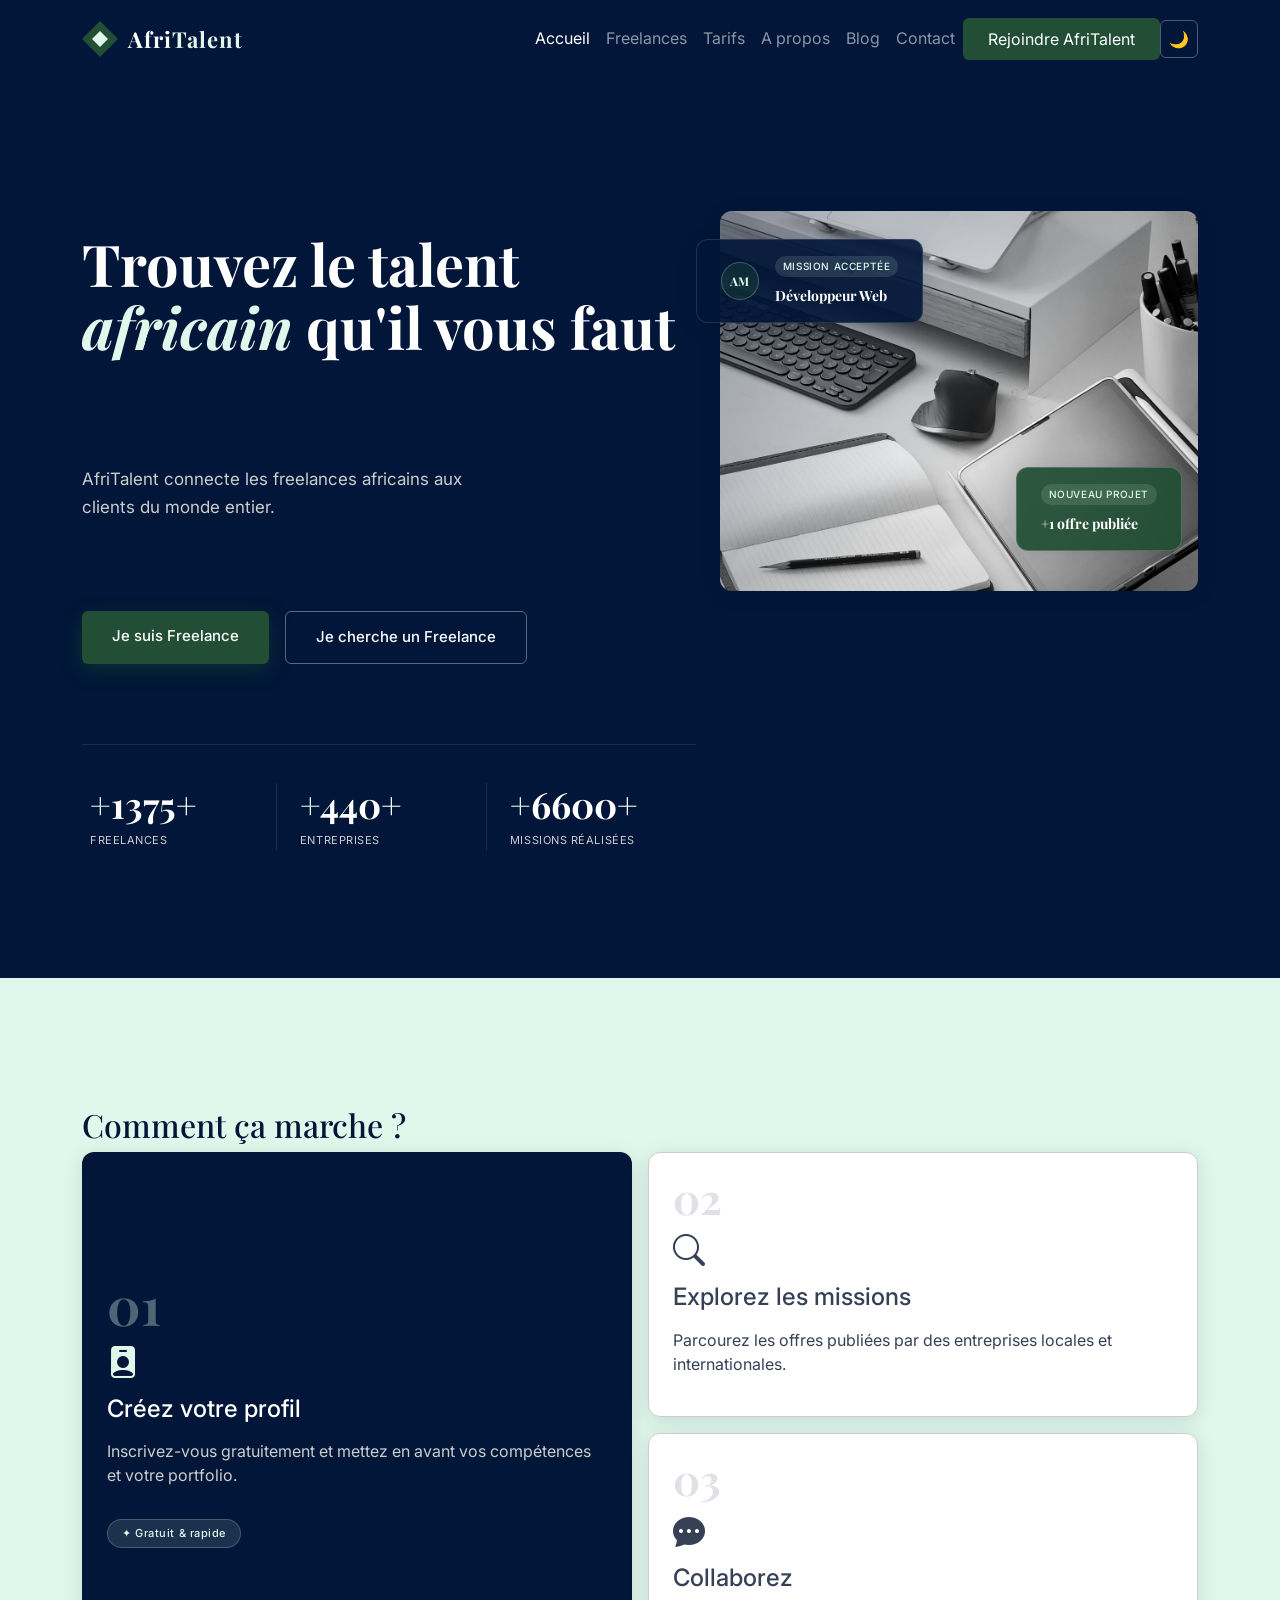
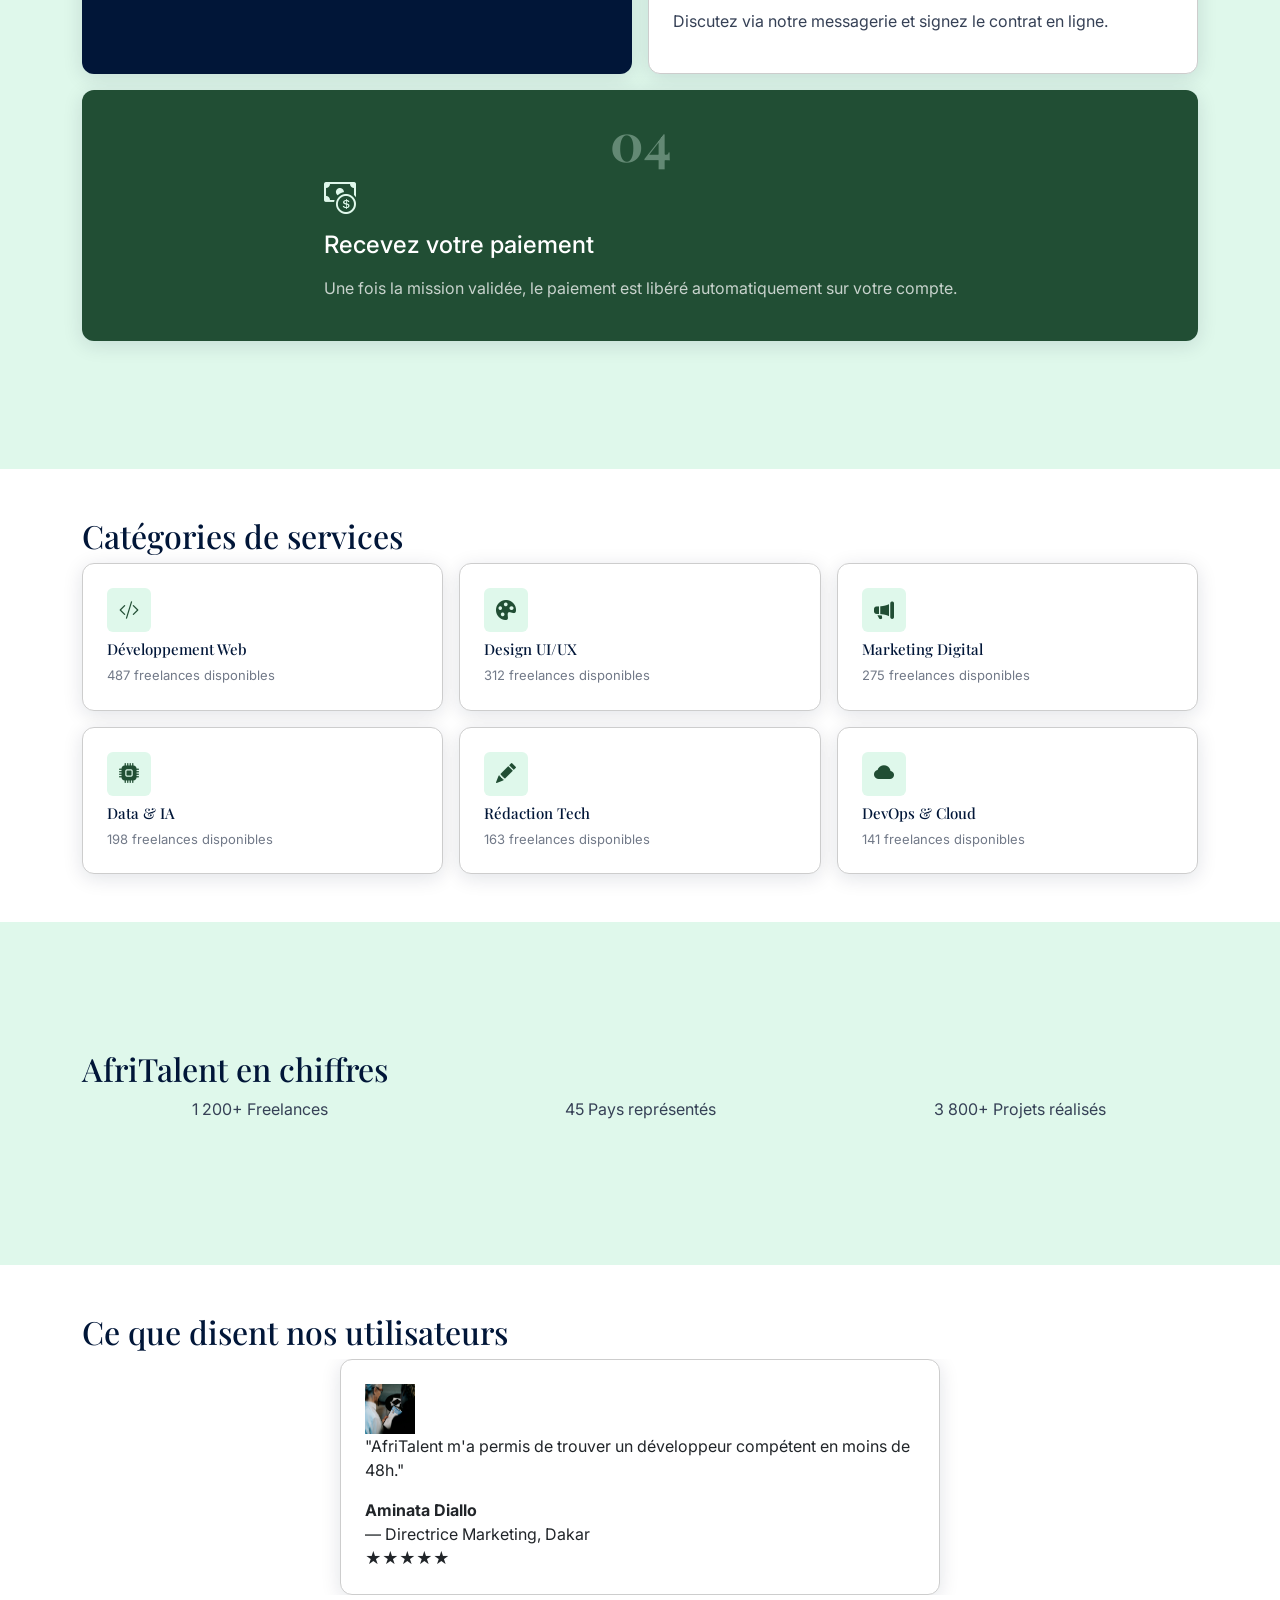
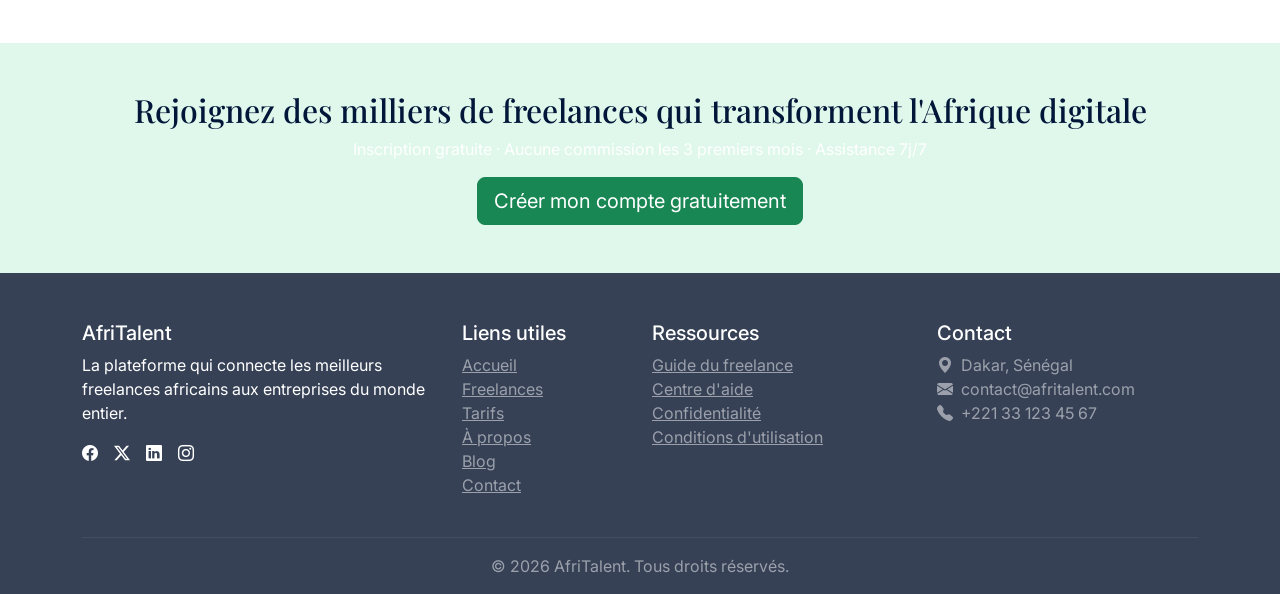
<file: index.html>
<!DOCTYPE html>
<html lang="fr">
<head>
    <meta charset="UTF-8">
    <meta name="viewport" content="width=device-width, initial-scale=1.0">
    <title>AfriTalent — Accueil</title>

    <!-- lien vers Bootstrap CSS -->
    <link href="https://cdn.jsdelivr.net/npm/bootstrap@5.3.0/dist/css/bootstrap.min.css" rel="stylesheet">
    <!-- lien vers les icônes Bootstrap -->
    <link href="https://cdn.jsdelivr.net/npm/bootstrap-icons@1.11.3/font/bootstrap-icons.min.css" rel="stylesheet">
    <!-- lien vers notre CSS -->
    <link rel="stylesheet" href="css/style.css">

    <!-- lien vers les polices Google Fonts -->
    <link rel="preconnect" href="https://fonts.googleapis.com">
    <link rel="preconnect" href="https://fonts.gstatic.com" crossorigin>
    <link href="https://fonts.googleapis.com/css2?family=Inter:wght@400;500;700&family=Playfair+Display:wght@400;700&display=swap" rel="stylesheet">
</head>
<body>

    <!-- ===================== BARRE DE NAVIGATION ===================== -->
    <nav class="navbar navbar-expand-lg navbar-dark">
        <div class="container">
            <a class="navbar-brand" href="index.html">
                <div class="logo">
                    <div class="logo-icon"></div>
                    <span class="logo-text">Afri<span class="logo-accent">Talent</span></span>
                </div>
            </a>
            <button class="navbar-toggler" type="button"
                data-bs-toggle="collapse"
                data-bs-target="#navMenu"
                aria-controls="navMenu"
                aria-expanded="false"
                aria-label="Toggle navigation">
                <span class="navbar-toggler-icon"></span>
            </button>
            <div class="collapse navbar-collapse" id="navMenu">
                <ul class="navbar-nav ms-auto">
                    <li class="nav-item"><a class="nav-link active" aria-current="page" href="index.html">Accueil</a></li>
                    <li class="nav-item"><a class="nav-link" href="freelances.html">Freelances</a></li>
                    <li class="nav-item"><a class="nav-link" href="tarifs.html">Tarifs</a></li>
                    <li class="nav-item"><a class="nav-link" href="about.html">A propos</a></li>
                    <li class="nav-item"><a class="nav-link" href="blog.html">Blog</a></li>
                    <li class="nav-item"><a class="nav-link" href="contact.html">Contact</a></li>
                    <li class="nav-item"><a class="btn-cta btn" href="inscription.html">Rejoindre AfriTalent</a></li>
                </ul>
                <button id="theme-toggle" aria-label="Basculer le mode sombre">🌙</button>
            </div>
        </div>
    </nav>

    <!-- ===================== CONTENU PRINCIPAL ===================== -->
    <main>

        <!-- Section Hero : accroche + CTA + statistiques + visuel -->
        <section id="hero">
            <div class="container py-5">

                <!-- Titre principal -->
                <h1>
                    Trouvez le talent<br>
                    <span class="highlight">africain</span> qu'il vous faut
                </h1>

                <!-- Sous-titre -->
                <h2>AfriTalent connecte les freelances africains aux clients du monde entier.</h2>

                <!-- 2 boutons CTA -->
                <div class="hero-buttons">
                    <a href="freelances.html" class="btn btn-primary">Je suis Freelance</a>
                    <a href="freelances.html" class="btn btn1">Je cherche un Freelance</a>
                </div>

                <!-- Statistiques animées (voir jssite.js, section 5) -->
                <div class="hero-stats">
                    <div class="stat">
                        <span class="counter" data-target="2500">0</span>
                        <p>Freelances</p>
                    </div>
                    <div class="stat">
                        <span class="counter" data-target="800">0</span>
                        <p>Entreprises</p>
                    </div>
                    <div class="stat">
                        <span class="counter" data-target="12000">0</span>
                        <p>Missions réalisées</p>
                    </div>
                </div>

                <!-- Visuel : image principale + 2 cartes flottantes -->
                <div class="hero-visual">

                    <!-- Image principale avec coins asymétriques -->
                    <div class="hero-visual__img">
                        <img src="images/acceuil.jpg" alt="Freelances africains au travail">
                    </div>

                    <!-- Carte flottante 1 : déborde sur la colonne gauche -->
                    <div class="hero-visual__card-1">
                        <div class="hero-visual__avatar">AM</div>
                        <div>
                            <span class="hero-visual__badge">Mission acceptée</span>
                            <span class="hero-visual__card-title">Développeur Web</span>
                        </div>
                    </div>

                    <!-- Carte flottante 2 : sort légèrement à droite -->
                    <div class="hero-visual__card-2">
                        <span class="hero-visual__badge">Nouveau projet</span>
                        <span class="hero-visual__card-title">+1 offre publiée</span>
                    </div>

                </div>
                <!-- /hero-visual -->

            </div>
        </section>

        <!-- Section "Comment ça marche" : 4 étapes en bento grid -->
        <section id="how" class="section-soft fade-in-section">
            <div class="container py-5">
                <h2>Comment ça marche ?</h2>

                <div class="bento-grid">

                    <!-- Carte 01 — grande, fond sombre -->
                    <div class="bento-card bento-card-01">
                        <span class="step-number">01</span>
                        <i class="bi bi-person-badge-fill fs-2"></i>
                        <h4>Créez votre profil</h4>
                        <p>Inscrivez-vous gratuitement et mettez en avant vos compétences et votre portfolio.</p>
                        <span class="hero-badge">✦ Gratuit &amp; rapide</span>
                    </div>

                    <!-- Carte 02 -->
                    <div class="bento-card bento-card-02">
                        <span class="step-number">02</span>
                        <i class="bi bi-search fs-2"></i>
                        <h4>Explorez les missions</h4>
                        <p>Parcourez les offres publiées par des entreprises locales et internationales.</p>
                    </div>

                    <!-- Carte 03 -->
                    <div class="bento-card bento-card-03">
                        <span class="step-number">03</span>
                        <i class="bi bi-chat-dots-fill fs-2"></i>
                        <h4>Collaborez</h4>
                        <p>Discutez via notre messagerie et signez le contrat en ligne.</p>
                    </div>

                    <!-- Carte 04 — large, fond accent -->
                    <div class="bento-card bento-card-04">
                        <span class="step-number">04</span>
                        <div class="bento-card-04__content">
                            <i class="bi bi-cash-coin fs-2"></i>
                            <h4>Recevez votre paiement</h4>
                            <p>Une fois la mission validée, le paiement est libéré automatiquement sur votre compte.</p>
                        </div>
                    </div>

                </div>
            </div>
        </section>

        <!-- Section Catégories de services -->
        <section id="categories" class="fade-in-section">
            <div class="container py-5">
                <h2>Catégories de services</h2>

                <div class="cat-grid">

                    <div class="cat-card">
                        <div class="cat-icon-wrap">
                            <i class="bi bi-code-slash"></i>
                        </div>
                        <h4>Développement Web</h4>
                        <p>487 freelances disponibles</p>
                        <span class="cat-arrow">→</span>
                    </div>

                    <div class="cat-card">
                        <div class="cat-icon-wrap">
                            <i class="bi bi-palette-fill"></i>
                        </div>
                        <h4>Design UI/UX</h4>
                        <p>312 freelances disponibles</p>
                        <span class="cat-arrow">→</span>
                    </div>

                    <div class="cat-card">
                        <div class="cat-icon-wrap">
                            <i class="bi bi-megaphone-fill"></i>
                        </div>
                        <h4>Marketing Digital</h4>
                        <p>275 freelances disponibles</p>
                        <span class="cat-arrow">→</span>
                    </div>

                    <div class="cat-card">
                        <div class="cat-icon-wrap">
                            <i class="bi bi-cpu-fill"></i>
                        </div>
                        <h4>Data &amp; IA</h4>
                        <p>198 freelances disponibles</p>
                        <span class="cat-arrow">→</span>
                    </div>

                    <div class="cat-card">
                        <div class="cat-icon-wrap">
                            <i class="bi bi-pencil-fill"></i>
                        </div>
                        <h4>Rédaction Tech</h4>
                        <p>163 freelances disponibles</p>
                        <span class="cat-arrow">→</span>
                    </div>

                    <div class="cat-card">
                        <div class="cat-icon-wrap">
                            <i class="bi bi-cloud-fill"></i>
                        </div>
                        <h4>DevOps &amp; Cloud</h4>
                        <p>141 freelances disponibles</p>
                        <span class="cat-arrow">→</span>
                    </div>

                </div>
            </div>
        </section>

        <!-- Section Statistiques (chiffres clés statiques) -->
        <section id="statistiques" class="section-soft fade-in-section">
            <div class="container py-5">
                <h2>AfriTalent en chiffres</h2>
                <div class="row text-center">
                    <div class="col-md-4"><p>1 200+ Freelances</p></div>
                    <div class="col-md-4"><p>45 Pays représentés</p></div>
                    <div class="col-md-4"><p>3 800+ Projets réalisés</p></div>
                </div>
            </div>
        </section>

        <!-- Section Témoignages (carrousel Bootstrap) -->
        <section id="temoignages" class="fade-in-section">
            <div class="container py-5">
                <h2>Ce que disent nos utilisateurs</h2>
                <div id="testimonialCarousel" class="carousel slide" data-bs-ride="carousel">

                    <div class="carousel-inner">
                        <div class="carousel-item active">
                            <div class="card p-4 mx-auto" style="max-width:600px;">
                                <img src="images/testimonial/pexels-cottonbro-5989941.jpg" width="50" height="50" alt="Aminata Diallo" class="testi-avatar">
                                <p>"AfriTalent m'a permis de trouver un développeur compétent en moins de 48h."</p>
                                <strong>Aminata Diallo</strong> — Directrice Marketing, Dakar
                                <div>★★★★★</div>
                            </div>
                        </div>
                        <div class="carousel-item">
                            <div class="card p-4 mx-auto" style="max-width:600px;">
                                <img src="images/testimonial/pexels-tochukwu-ekeh-2149052634-33605542.jpg" width="50" height="50" alt="Kwame Osei" class="testi-avatar">
                                <p>"Mon chiffre d'affaires a doublé en 6 mois grâce à AfriTalent."</p>
                                <strong>Kwame Osei</strong> — Freelance Designer UI/UX, Accra
                                <div>★★★★★</div>
                            </div>
                        </div>
                        <div class="carousel-item">
                            <div class="card p-4 mx-auto" style="max-width:600px;">
                                <img src="images/testimonial/pexels-tima-miroshnichenko-5439152.jpg" width="50" height="50" alt="Fatou Touré" class="testi-avatar">
                                <p>"Le système de paiement sécurisé m'a définitivement convaincu."</p>
                                <strong>Fatou Touré</strong> — Freelance Développeuse Web, Abidjan
                                <div>★★★★☆</div>
                            </div>
                        </div>
                    </div>

                </div>
            </div>
        </section>

        <!-- Section CTA bandeau final -->
        <section id="cta-banner" class="section-soft text-white text-center py-5 fade-in-section">
            <div class="container">
                <h2>Rejoignez des milliers de freelances qui transforment l'Afrique digitale</h2>
                <p>Inscription gratuite · Aucune commission les 3 premiers mois · Assistance 7j/7</p>
                <a href="inscription.html" class="btn btn-success btn-lg">Créer mon compte gratuitement</a>
            </div>
        </section>

    </main>

    <!-- ===================== PIED DE PAGE ===================== -->
    <footer class="text-white pt-5 pb-3">
        <div class="container">
            <div class="row g-4">

                <div class="col-lg-4 col-md-6">
                    <h5>AfriTalent</h5>
                    <p>La plateforme qui connecte les meilleurs freelances africains aux entreprises du monde entier.</p>
                    <div class="d-flex gap-3">
                        <a href="#" class="text-white"><i class="bi bi-facebook"></i></a>
                        <a href="#" class="text-white"><i class="bi bi-twitter-x"></i></a>
                        <a href="#" class="text-white"><i class="bi bi-linkedin"></i></a>
                        <a href="#" class="text-white"><i class="bi bi-instagram"></i></a>
                    </div>
                </div>

                <div class="col-lg-2 col-md-6 col-6">
                    <h5>Liens utiles</h5>
                    <ul class="list-unstyled">
                        <li><a href="index.html" class="text-white-50">Accueil</a></li>
                        <li><a href="freelances.html" class="text-white-50">Freelances</a></li>
                        <li><a href="tarifs.html" class="text-white-50">Tarifs</a></li>
                        <li><a href="about.html" class="text-white-50">À propos</a></li>
                        <li><a href="blog.html" class="text-white-50">Blog</a></li>
                        <li><a href="contact.html" class="text-white-50">Contact</a></li>
                    </ul>
                </div>

                <div class="col-lg-3 col-md-6 col-6">
                    <h5>Ressources</h5>
                    <ul class="list-unstyled">
                        <li><a href="#" class="text-white-50">Guide du freelance</a></li>
                        <li><a href="#" class="text-white-50">Centre d'aide</a></li>
                        <li><a href="#" class="text-white-50">Confidentialité</a></li>
                        <li><a href="#" class="text-white-50">Conditions d'utilisation</a></li>
                    </ul>
                </div>

                <div class="col-lg-3 col-md-6">
                    <h5>Contact</h5>
                    <ul class="list-unstyled text-white-50">
                        <li><i class="bi bi-geo-alt-fill me-2"></i>Dakar, Sénégal</li>
                        <li><i class="bi bi-envelope-fill me-2"></i>contact@afritalent.com</li>
                        <li><i class="bi bi-telephone-fill me-2"></i>+221 33 123 45 67</li>
                    </ul>
                </div>

            </div>

            <hr class="border-secondary mt-4">
            <p class="text-center text-white-50 mb-0">
                &copy; <span id="currentYear"></span> AfriTalent. Tous droits réservés.
            </p>

        </div>
    </footer>

    <!-- Bouton flottant retour en haut -->
    <button id="back-to-top" aria-label="Retour en haut de la page">↑</button>

    <!-- lien vers Bootstrap JS -->
    <script src="https://cdn.jsdelivr.net/npm/bootstrap@5.3.0/dist/js/bootstrap.bundle.min.js"></script>
    <!-- lien vers notre JS -->
    <script src="js/jssite.js"></script>
</body>
</html>
</file>
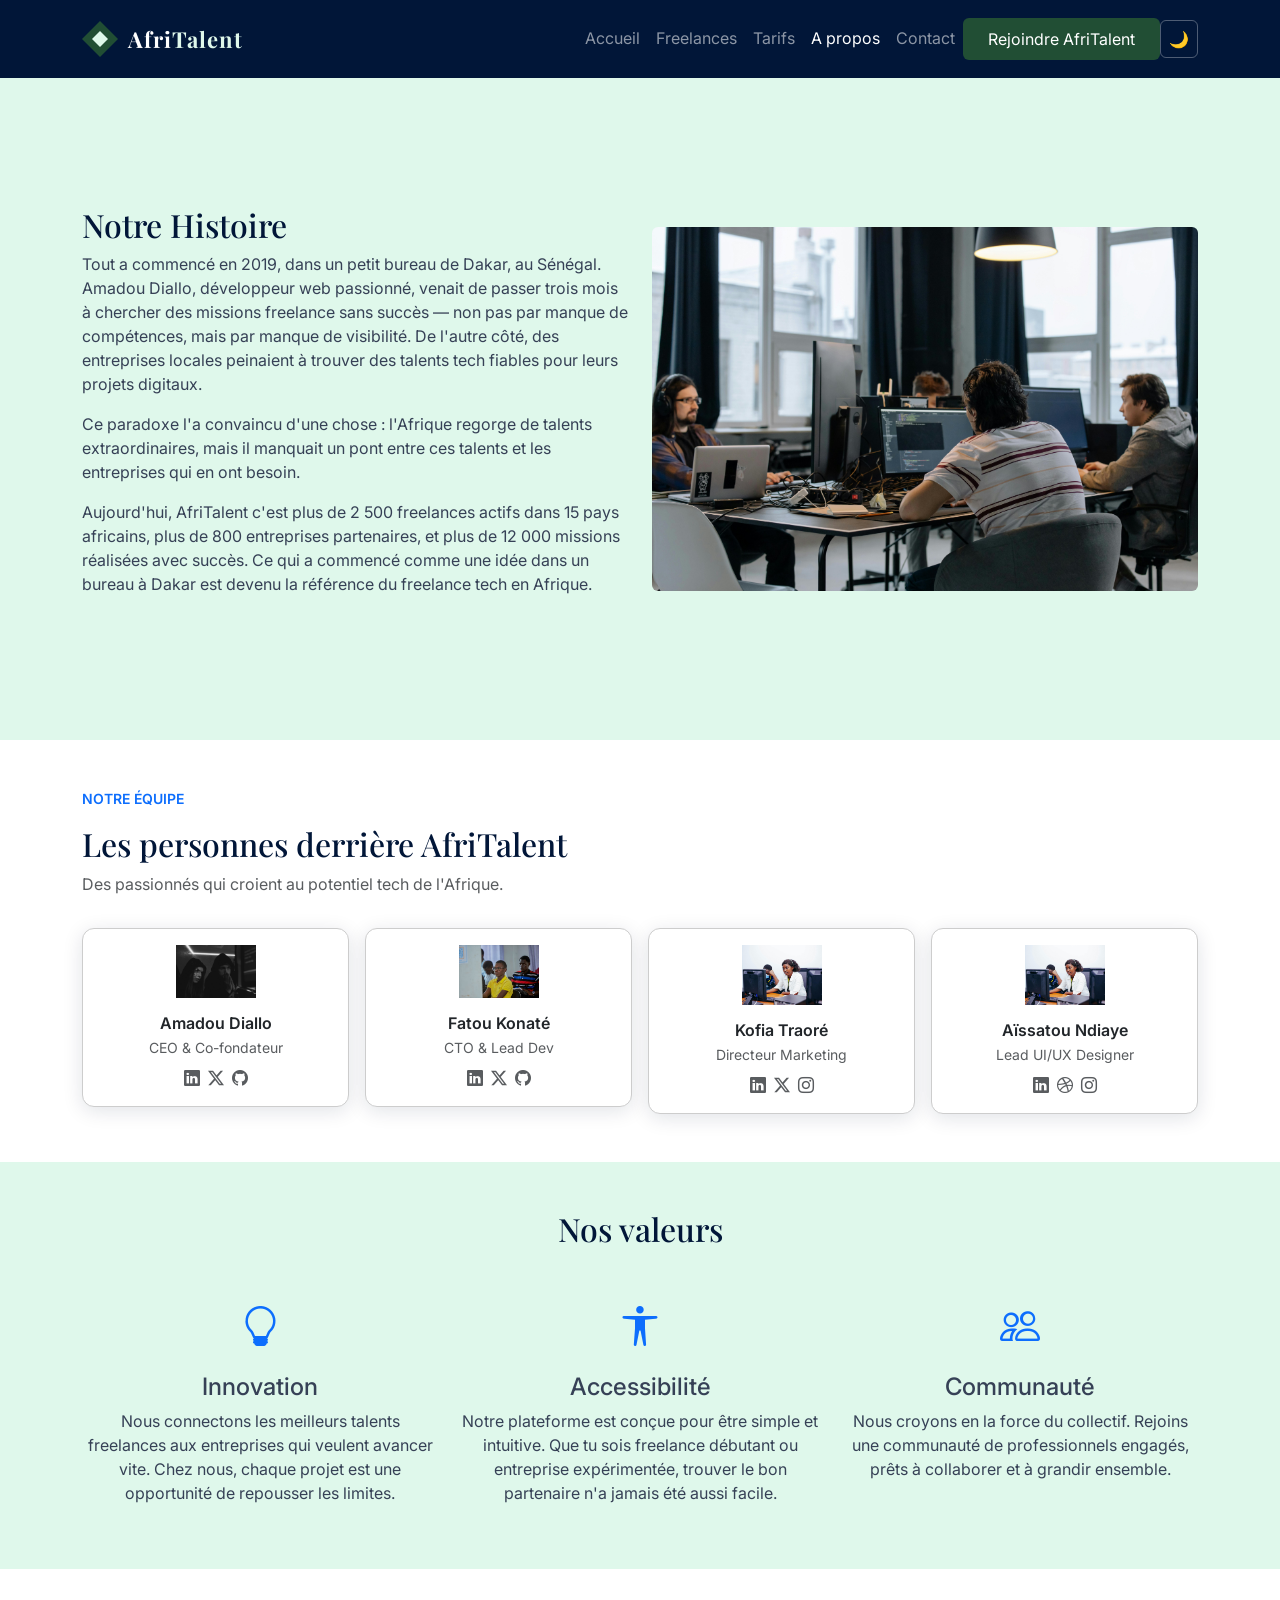
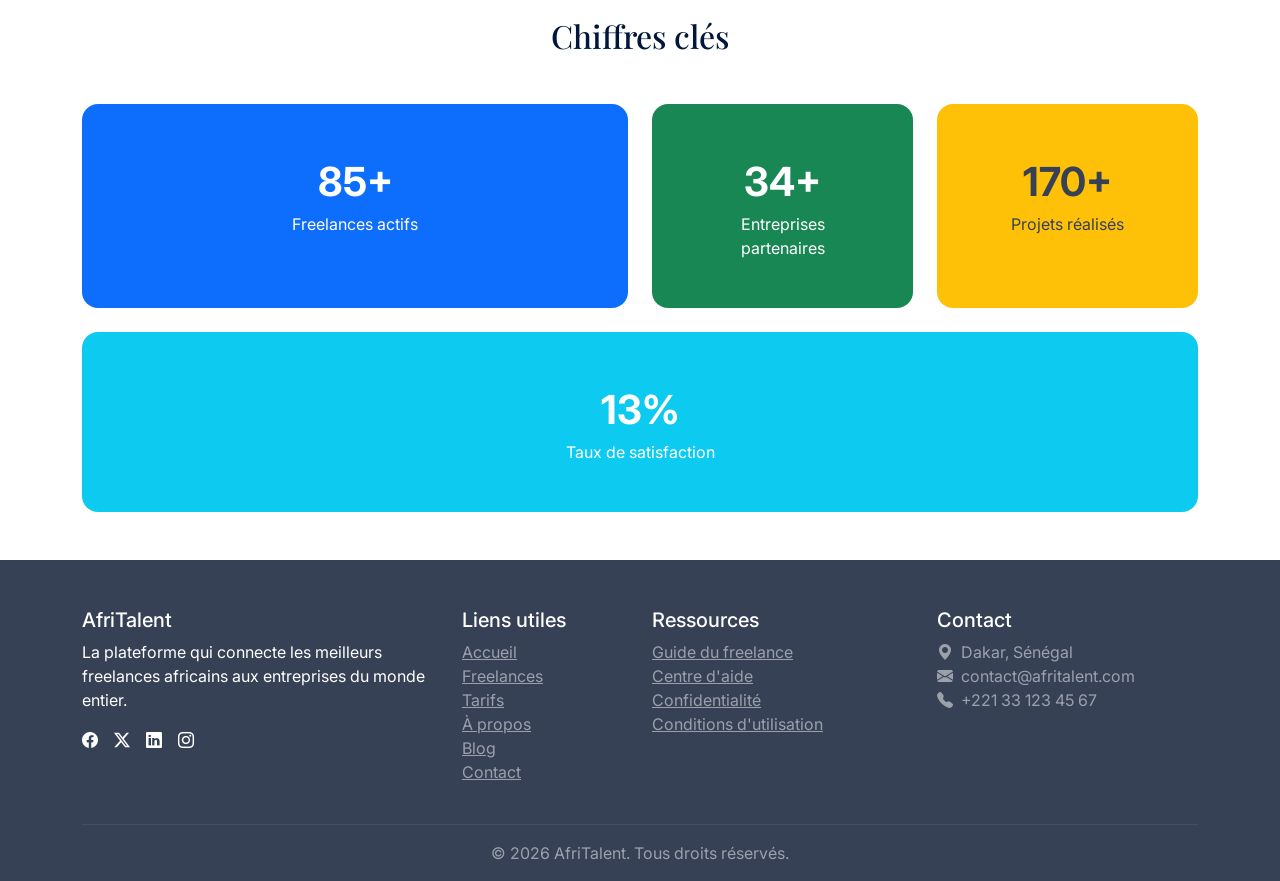
<file: about.html>
<!DOCTYPE html>
<html lang="fr">
<head>
    <meta charset="UTF-8">
    <meta name="viewport" content="width=device-width, initial-scale=1.0">
    <title>AfriTalent — À propos</title>

    <!-- lien vers Bootstrap CSS -->
    <link href="https://cdn.jsdelivr.net/npm/bootstrap@5.3.0/dist/css/bootstrap.min.css" rel="stylesheet">
    <!-- lien vers les icônes -->
    <link rel="stylesheet" href="https://cdn.jsdelivr.net/npm/bootstrap-icons@1.11.3/font/bootstrap-icons.min.css">
    <link rel="preconnect" href="https://fonts.googleapis.com">
    <link rel="preconnect" href="https://fonts.gstatic.com" crossorigin>
    <link href="https://fonts.googleapis.com/css2?family=Inter:wght@400;500;700&family=Playfair+Display:wght@400;700&display=swap" rel="stylesheet">
    <!-- lien vers notre CSS -->
    <link rel="stylesheet" href="css/style.css">
</head>
<body>

    <!-- ===================== BARRE DE NAVIGATION ===================== -->
    <nav class="navbar navbar-expand-lg navbar-dark">
        <div class="container">
            <a class="navbar-brand" href="index.html">
                <div class="logo">
                    <div class="logo-icon"></div>
                    <span class="logo-text">Afri<span class="logo-accent">Talent</span></span>
                </div>
            </a>
            <button class="navbar-toggler" type="button"
                data-bs-toggle="collapse"
                data-bs-target="#navMenu"
                aria-controls="navMenu"
                aria-expanded="false"
                aria-label="Toggle navigation">
                <span class="navbar-toggler-icon"></span>
            </button>
            <div class="collapse navbar-collapse" id="navMenu">
                <ul class="navbar-nav ms-auto">
                    <li class="nav-item"><a class="nav-link" href="index.html">Accueil</a></li>
                    <li class="nav-item"><a class="nav-link" href="freelances.html">Freelances</a></li>
                    <li class="nav-item"><a class="nav-link" href="tarifs.html">Tarifs</a></li>
                    <li class="nav-item"><a class="nav-link active" aria-current="page" href="about.html">A propos</a></li>
                    <li class="nav-item"><a class="nav-link" href="contact.html">Contact</a></li>
                    <li class="nav-item"><a class="btn-cta btn" href="inscription.html">Rejoindre AfriTalent</a></li>
                </ul>
                <button id="theme-toggle" aria-label="Basculer le mode sombre">🌙</button>
            </div>
        </div>
    </nav>

    <!-- ===================== CONTENU PRINCIPAL ===================== -->
    <main>

        <!-- Notre histoire -->
        <section id="notre-histoire" class="section-soft">
            <div class="container py-5">
                <div class="row align-items-center g-4">

                    <!-- Texte -->
                    <div class="col-lg-6 col-12">
                        <h2>Notre Histoire</h2>
                        <p>Tout a commencé en 2019, dans un petit bureau de Dakar, au Sénégal. Amadou Diallo, développeur web passionné, venait de passer trois mois à chercher des missions freelance sans succès — non pas par manque de compétences, mais par manque de visibilité. De l'autre côté, des entreprises locales peinaient à trouver des talents tech fiables pour leurs projets digitaux.</p>
                        <p>Ce paradoxe l'a convaincu d'une chose : l'Afrique regorge de talents extraordinaires, mais il manquait un pont entre ces talents et les entreprises qui en ont besoin.</p>
                        <p>Aujourd'hui, AfriTalent c'est plus de 2 500 freelances actifs dans 15 pays africains, plus de 800 entreprises partenaires, et plus de 12 000 missions réalisées avec succès. Ce qui a commencé comme une idée dans un bureau à Dakar est devenu la référence du freelance tech en Afrique.</p>
                    </div>

                    <!-- Image -->
                    <div class="col-lg-6 col-12">
                        <img src="images/equipe/G.jpg" alt="Les fondateurs d'AfriTalent à Dakar" class="img-fluid rounded">
                    </div>

                </div>
            </div>
        </section>

        <!-- Section Équipe -->
        <section id="equipe" class="py-5">
            <div class="container">

                <p class="text-primary small text-uppercase fw-semibold">Notre équipe</p>
                <h2>Les personnes derrière AfriTalent</h2>
                <p class="text-muted">Des passionnés qui croient au potentiel tech de l'Afrique.</p>

                <div class="row g-3 mt-3">

                    <!-- Membre 1 -->
                    <div class="col-lg-3 col-md-6 col-12">
                        <div class="card p-3 text-center">
                            <div class="avatar mx-auto mb-3"><img src="images/equipe/H2.jpg" class="img-fluid" width="80" height="80" alt="Portrait d'Amadou Diallo"></div>
                            <h6 class="fw-semibold mb-0">Amadou Diallo</h6>
                            <p class="text-muted small mt-1 mb-2">CEO &amp; Co-fondateur</p>
                            <div class="d-flex justify-content-center gap-2">
                                <a href="#" class="text-muted"><i class="bi bi-linkedin"></i></a>
                                <a href="#" class="text-muted"><i class="bi bi-twitter-x"></i></a>
                                <a href="#" class="text-muted"><i class="bi bi-github"></i></a>
                            </div>
                        </div>
                    </div>

                    <!-- Membre 2 -->
                    <div class="col-lg-3 col-md-6 col-12">
                        <div class="card p-3 text-center">
                            <div class="avatar mx-auto mb-3"><img src="images/equipe/H1.jpg" class="img-fluid" width="80" height="80" alt="Portrait de Fatou Konaté"></div>
                            <h6 class="fw-semibold mb-0">Fatou Konaté</h6>
                            <p class="text-muted small mt-1 mb-2">CTO &amp; Lead Dev</p>
                            <div class="d-flex justify-content-center gap-2">
                                <a href="#" class="text-muted"><i class="bi bi-linkedin"></i></a>
                                <a href="#" class="text-muted"><i class="bi bi-twitter-x"></i></a>
                                <a href="#" class="text-muted"><i class="bi bi-github"></i></a>
                            </div>
                        </div>
                    </div>

                    <!-- Membre 3 -->
                    <div class="col-lg-3 col-md-6 col-12">
                        <div class="card p-3 text-center">
                            <div class="avatar mx-auto mb-3"><img src="images/equipe/W1.jpg" class="img-fluid" width="80" height="80" alt="Portrait de Kofia Traoré"></div>
                            <h6 class="fw-semibold mb-0">Kofia Traoré</h6>
                            <p class="text-muted small mt-1 mb-2">Directeur Marketing</p>
                            <div class="d-flex justify-content-center gap-2">
                                <a href="#" class="text-muted"><i class="bi bi-linkedin"></i></a>
                                <a href="#" class="text-muted"><i class="bi bi-twitter-x"></i></a>
                                <a href="#" class="text-muted"><i class="bi bi-instagram"></i></a>
                            </div>
                        </div>
                    </div>

                    <!-- Membre 4 -->
                    <div class="col-lg-3 col-md-6 col-12">
                        <div class="card p-3 text-center">
                            <div class="avatar mx-auto mb-3"><img src="images/equipe/W1.jpg" class="img-fluid" width="80" height="80" alt="Portrait d'Aïssatou Ndiaye"></div>
                            <h6 class="fw-semibold mb-0">Aïssatou Ndiaye</h6>
                            <p class="text-muted small mt-1 mb-2">Lead UI/UX Designer</p>
                            <div class="d-flex justify-content-center gap-2">
                                <a href="#" class="text-muted"><i class="bi bi-linkedin"></i></a>
                                <a href="#" class="text-muted"><i class="bi bi-dribbble"></i></a>
                                <a href="#" class="text-muted"><i class="bi bi-instagram"></i></a>
                            </div>
                        </div>
                    </div>

                </div>
            </div>
        </section>

        <!-- Section Nos valeurs -->
        <section id="valeur" class="py-5 section-soft">
            <div class="container">
                <h2 class="text-center mb-5">Nos valeurs</h2>
                <div class="row g-4">

                    <div class="col-12 col-md-4 col-lg-4 text-center">
                        <div class="mb-3">
                            <i class="bi bi-lightbulb fs-1 text-primary"></i>
                        </div>
                        <h4>Innovation</h4>
                        <p>Nous connectons les meilleurs talents freelances aux entreprises qui veulent avancer vite. Chez nous, chaque projet est une opportunité de repousser les limites.</p>
                    </div>

                    <div class="col-12 col-md-4 col-lg-4 text-center">
                        <div class="mb-3">
                            <i class="bi bi-universal-access fs-1 text-primary"></i>
                        </div>
                        <h4>Accessibilité</h4>
                        <p>Notre plateforme est conçue pour être simple et intuitive. Que tu sois freelance débutant ou entreprise expérimentée, trouver le bon partenaire n'a jamais été aussi facile.</p>
                    </div>

                    <div class="col-12 col-md-4 col-lg-4 text-center">
                        <div class="mb-3">
                            <i class="bi bi-people fs-1 text-primary"></i>
                        </div>
                        <h4>Communauté</h4>
                        <p>Nous croyons en la force du collectif. Rejoins une communauté de professionnels engagés, prêts à collaborer et à grandir ensemble.</p>
                    </div>

                </div>
            </div>
        </section>

        <!-- Chiffres clés (compteurs animés, voir jssite.js section 6) -->
        <section id="chiffres" class="py-5 fade-in-section">
            <div class="container">
                <h2 class="text-center mb-5">Chiffres clés</h2>
                <div class="row g-4 text-center">

                    <!-- Grande case -->
                    <div class="col-12 col-lg-6">
                        <div class="bg-primary text-white rounded-4 p-5 h-100">
                            <div class="fs-1 fw-bold">500+</div>
                            <p class="mb-0">Freelances actifs</p>
                        </div>
                    </div>

                    <!-- Petite case 1 -->
                    <div class="col-6 col-lg-3">
                        <div class="bg-success text-white rounded-4 p-5 h-100">
                            <div class="fs-1 fw-bold">200+</div>
                            <p class="mb-0">Entreprises partenaires</p>
                        </div>
                    </div>

                    <!-- Petite case 2 -->
                    <div class="col-6 col-lg-3">
                        <div class="bg-warning rounded-4 p-5 h-100">
                            <div class="fs-1 fw-bold">1000+</div>
                            <p class="mb-0">Projets réalisés</p>
                        </div>
                    </div>

                    <!-- Case pleine largeur -->
                    <div class="col-12">
                        <div class="bg-info text-white rounded-4 p-5 h-100">
                            <div class="fs-1 fw-bold">98%</div>
                            <p class="mb-0">Taux de satisfaction</p>
                        </div>
                    </div>

                </div>
            </div>
        </section>

    </main>

    <!-- ===================== PIED DE PAGE ===================== -->
    <footer class="text-white pt-5 pb-3">
        <div class="container">
            <div class="row g-4">

                <div class="col-lg-4 col-md-6">
                    <h5>AfriTalent</h5>
                    <p>La plateforme qui connecte les meilleurs freelances africains aux entreprises du monde entier.</p>
                    <div class="d-flex gap-3">
                        <a href="#" class="text-white"><i class="bi bi-facebook"></i></a>
                        <a href="#" class="text-white"><i class="bi bi-twitter-x"></i></a>
                        <a href="#" class="text-white"><i class="bi bi-linkedin"></i></a>
                        <a href="#" class="text-white"><i class="bi bi-instagram"></i></a>
                    </div>
                </div>

                <div class="col-lg-2 col-md-6 col-6">
                    <h5>Liens utiles</h5>
                    <ul class="list-unstyled">
                        <li><a href="index.html" class="text-white-50">Accueil</a></li>
                        <li><a href="freelances.html" class="text-white-50">Freelances</a></li>
                        <li><a href="tarifs.html" class="text-white-50">Tarifs</a></li>
                        <li><a href="about.html" class="text-white-50">À propos</a></li>
                        <li><a href="blog.html" class="text-white-50">Blog</a></li>
                        <li><a href="contact.html" class="text-white-50">Contact</a></li>
                    </ul>
                </div>

                <div class="col-lg-3 col-md-6 col-6">
                    <h5>Ressources</h5>
                    <ul class="list-unstyled">
                        <li><a href="#" class="text-white-50">Guide du freelance</a></li>
                        <li><a href="#" class="text-white-50">Centre d'aide</a></li>
                        <li><a href="#" class="text-white-50">Confidentialité</a></li>
                        <li><a href="#" class="text-white-50">Conditions d'utilisation</a></li>
                    </ul>
                </div>

                <div class="col-lg-3 col-md-6">
                    <h5>Contact</h5>
                    <ul class="list-unstyled text-white-50">
                        <li><i class="bi bi-geo-alt-fill me-2"></i>Dakar, Sénégal</li>
                        <li><i class="bi bi-envelope-fill me-2"></i>contact@afritalent.com</li>
                        <li><i class="bi bi-telephone-fill me-2"></i>+221 33 123 45 67</li>
                    </ul>
                </div>

            </div>

            <hr class="border-secondary mt-4">
            <p class="text-center text-white-50 mb-0">
                &copy; <span id="currentYear"></span> AfriTalent. Tous droits réservés.
            </p>

        </div>
    </footer>

    <button id="back-to-top" aria-label="Retour en haut de la page">↑</button>

    <!-- lien vers Bootstrap JS -->
    <script src="https://cdn.jsdelivr.net/npm/bootstrap@5.3.0/dist/js/bootstrap.bundle.min.js"></script>
    <!-- lien vers notre JS -->
    <script src="js/jssite.js"></script>
</body>
</html>
</file>
<file: css/style.css>
/* ============================================================
   AFRITALENT — FEUILLE DE STYLE PRINCIPALE
   Sommaire :
   1. Import polices Google Fonts
   2. Variables globales (:root)
   3. Reset CSS
   4. Composants communs (navbar, boutons, cartes, footer, logo)
   5. Section Hero (page Accueil)
   6. Bento grid "Comment ça marche"
   7. Grille "Catégories de services"
   8. Étoiles de notation (freelances.html)
   9. Responsive (tablette / mobile)
   10. Navbar hamburger
   11. Mode sombre (dark mode)
   12. Bouton "retour en haut" + animations au scroll
   ============================================================ */

/* ── 1. Import Google Fonts ── */
@import url('https://fonts.googleapis.com/css2?family=Inter:wght@400;500;700&family=Playfair+Display:wght@400;700&display=swap');

/* ── 2. Variables dans :root ── */
:root {
  /* --- Polices --- */
  --font-body:    'Inter', sans-serif;
  --font-title:   'Playfair Display', serif;

  /* --- Couleurs ---
     5 couleurs principales de la palette : primary, secondary, light, bg-soft, accent.
     Le blanc (--color-white) est une couleur neutre de base (texte/fond), pas une
     couleur "de marque" — il n'est donc pas compté dans les 5 couleurs principales. */
  --color-primary:   #011638;
  --color-secondary: #364156;
  --color-light:     #CDCDCD;
  --color-bg-soft:   #DFF8EB;
  --color-accent:    #214E34;
  --color-white:     #FFFFFF;

  /* --- Espacements --- */
  --space-sm:  8px;
  --space-md:  16px;
  --space-lg:  24px;
  --space-xl:  48px;
  --space-2xl: 80px;

  /* --- Rayons de bordure --- */
  --radius-sm: 6px;
  --radius-md: 12px;

  /* --- Ombre --- */
  --shadow-card: 0 4px 20px rgba(1, 22, 56, 0.12);
}

/* ── 3. Reset CSS ── */
* {
  margin: 0;
  padding: 0;
  box-sizing: border-box;
}

body {
  font-family: var(--font-body);
  color: var(--color-secondary);
}

/* ============================================================
   4. COMPOSANTS COMMUNS
   ============================================================ */

/* NAVBAR */
.navbar {
  background-color: var(--color-primary);
  padding: var(--space-md) var(--space-xl);
  position: sticky;
  top: 0;
  left: 0;
  z-index: 10000;
}

/* BOUTON CTA (principal, fond vert) */
.btn-cta {
  background-color: var(--color-accent);
  color: var(--color-white);
  padding: var(--space-sm) var(--space-lg);
  border-radius: var(--radius-sm);
}

/* BOUTON secondaire (contour) */
.btn1 {
  background-color: transparent;
  color: var(--color-accent);
  border: 2px solid var(--color-accent);
  padding: var(--space-sm) var(--space-lg);
  border-radius: var(--radius-sm);
}

/* SECTION à fond doux (vert pâle) */
.section-soft {
  background-color: var(--color-bg-soft);
  padding: var(--space-2xl) var(--space-xl);
}

/* CARTE générique (freelance, tarif, etc.) */
.card {
  background-color: var(--color-white);
  border: 1px solid var(--color-light);
  border-radius: var(--radius-md);
  padding: var(--space-lg);
  box-shadow: var(--shadow-card);
}

.card-img-top {
  width: 100%;         /* prend toute la largeur de la carte */
  height: 200px;
  object-fit: cover;    /* recadre l'image sans la déformer */
  border-radius: var(--radius-md) var(--radius-md) 0 0;
}

/* FOOTER */
footer {
  background-color: var(--color-secondary);
  color: var(--color-light);
  padding: var(--space-xl);
}

/* TITRES */
h1, h2, h3 {
  font-family: var(--font-title);
  color: var(--color-primary);
}

/* LOGO (losange + texte) */
.logo {
  display: flex;
  align-items: center;
  gap: 10px;
}

.logo-icon {
  width: 36px;
  height: 36px;
  background-color: var(--color-accent);
  clip-path: polygon(50% 0%, 100% 50%, 50% 100%, 0% 50%);
  display: flex;
  align-items: center;
  justify-content: center;
}

.logo-icon::after {
  content: '';
  display: block;
  width: 16px;
  height: 16px;
  background-color: var(--color-bg-soft);
  clip-path: polygon(50% 0%, 100% 50%, 50% 100%, 0% 50%);
}

.logo-text {
  font-family: var(--font-title);
  font-size: 22px;
  font-weight: 700;
  color: var(--color-white);
  letter-spacing: 1px;
}

.logo-accent {
  color: var(--color-bg-soft);
}

/* Texte de couleur accent (ex : tarif horaire sur les cartes freelance) */
.text-accent {
  color: var(--color-accent);
}

/* ============================================================
   5. SECTION HERO (page Accueil)
   ============================================================ */
#hero {
  background-color: var(--color-primary);
  color: var(--color-white);
  font-family: var(--font-body);
  min-height: 100vh;
  display: flex;
  align-items: center;
}

/* Grille : colonne texte (55%) + colonne image (45%) */
#hero .container {
  display: grid;
  grid-template-columns: 55% 45%;
  grid-template-rows: auto auto;
  align-items: center;
  gap: 0;
  padding-top: var(--space-2xl);
  padding-bottom: var(--space-xl);
}

/* Titre principal */
#hero h1 {
  grid-column: 1;
  font-family: var(--font-title);
  font-size: clamp(32px, 4.5vw, 58px);
  font-weight: 700;
  line-height: 1.1;
  color: var(--color-white);
  margin-bottom: var(--space-lg);
  margin-top: 0;
}

#hero h1 .highlight {
  color: var(--color-bg-soft);
  font-style: italic;
}

/* Sous-titre */
#hero h2 {
  grid-column: 1;
  font-family: var(--font-body);
  font-size: clamp(14px, 1.6vw, 17px);
  font-weight: 400;
  color: var(--color-light);
  line-height: 1.7;
  max-width: 420px;
  margin: 0 0 var(--space-xl);
  border: none;
}

/* Boutons CTA du hero */
.hero-buttons {
  grid-column: 1;
  display: flex;
  gap: var(--space-md);
  flex-wrap: wrap;
  margin-bottom: var(--space-2xl);
}

.hero-buttons .btn {
  font-family: var(--font-body);
  font-size: 15px;
  font-weight: 500;
  padding: 14px 30px;
  border-radius: var(--radius-sm);
  text-decoration: none;
  display: inline-block;
  transition: transform 0.2s ease, box-shadow 0.2s ease;
}

.hero-buttons .btn:hover  { transform: translateY(-3px); }
.hero-buttons .btn:active { transform: translateY(0); }

/* Bouton principal — vert */
.hero-buttons .btn-primary {
  background: var(--color-accent);
  color: var(--color-white);
  border: none;
  box-shadow: 0 6px 20px rgba(33, 78, 52, 0.45);
}

.hero-buttons .btn-primary:hover {
  background: #1a3e29;
  color: var(--color-white);
  box-shadow: 0 10px 28px rgba(33, 78, 52, 0.60);
}

/* Bouton secondaire — contour blanc */
.hero-buttons .btn1 {
  background: transparent;
  color: var(--color-white);
  border: 1px solid rgba(255, 255, 255, 0.35);
}

.hero-buttons .btn1:hover {
  background: rgba(255, 255, 255, 0.08);
  border-color: var(--color-white);
  color: var(--color-white);
}

/* Statistiques (compteurs animés) */
.hero-stats {
  grid-column: 1;
  display: flex;
  gap: 0;
  border-top: 1px solid rgba(255, 255, 255, 0.10);
  padding-top: var(--space-lg);
}

.hero-stats .stat {
  flex: 1;
  padding: var(--space-md) var(--space-sm);
  position: relative;
  text-align: left;
}

.hero-stats .stat + .stat {
  padding-left: var(--space-lg);
}

.hero-stats .stat + .stat::before {
  content: '';
  position: absolute;
  left: 0;
  top: 15%;
  bottom: 15%;
  width: 1px;
  background: rgba(255, 255, 255, 0.10);
}

.hero-stats .stat .counter {
  font-family: var(--font-title);
  font-size: clamp(24px, 3vw, 36px);
  font-weight: 700;
  color: var(--color-white);
  display: block;
  line-height: 1.1;
}

.hero-stats .stat .counter::before {
  content: '+';
  color: var(--color-bg-soft);
}

.hero-stats .stat p {
  font-size: 11px;
  color: var(--color-light);
  margin: var(--space-sm) 0 0;
  text-transform: uppercase;
  letter-spacing: 0.05em;
}

/* Colonne droite — image + cartes flottantes */
.hero-visual {
  grid-column: 2;
  grid-row: 1 / 3;
  position: relative;
  align-self: stretch;
  min-height: 420px;
}

.hero-visual__img {
  position: absolute;
  top: 20px;
  left: 24px;
  right: 0;
  bottom: 20px;
  border-radius: var(--radius-md);
  overflow: hidden;
  box-shadow: var(--shadow-card);
}

.hero-visual__img img {
  width: 100%;
  height: 100%;
  object-fit: cover;
}

/* Teinte sombre sur l'image pour faire ressortir les cartes flottantes */
.hero-visual__img::after {
  content: '';
  position: absolute;
  inset: 0;
  background: linear-gradient(
    135deg,
    rgba(1, 22, 56, 0.30) 0%,
    transparent 60%
  );
}

/* Carte flottante 1 — en haut à gauche de l'image */
.hero-visual__card-1 {
  position: absolute;
  top: 48px;
  left: 0;
  background: rgba(1, 22, 56, 0.90);
  border: 1px solid rgba(255, 255, 255, 0.12);
  border-radius: var(--radius-md);
  padding: var(--space-md) var(--space-lg);
  display: flex;
  align-items: center;
  gap: var(--space-md);
  min-width: 200px;
  box-shadow: var(--shadow-card);
  z-index: 10;
  animation: floatA 4s ease-in-out infinite;
}

/* Carte flottante 2 — en bas à droite de l'image */
.hero-visual__card-2 {
  position: absolute;
  bottom: 60px;
  right: 16px;
  background: rgba(33, 78, 52, 0.92);
  border: 1px solid rgba(223, 248, 235, 0.20);
  border-radius: var(--radius-md);
  padding: var(--space-md) var(--space-lg);
  min-width: 165px;
  box-shadow: var(--shadow-card);
  z-index: 10;
  animation: floatB 4.5s ease-in-out infinite;
  animation-delay: 1s;
}

.hero-visual__badge {
  display: block;
  font-size: 10px;
  font-family: var(--font-body);
  font-weight: 500;
  letter-spacing: 0.06em;
  text-transform: uppercase;
  padding: 3px var(--space-sm);
  border-radius: 20px;
  background: rgba(223, 248, 235, 0.12);
  color: var(--color-bg-soft);
  margin-bottom: var(--space-sm);
  width: fit-content;
}

.hero-visual__card-title {
  font-family: var(--font-title);
  font-size: 14px;
  font-weight: 700;
  color: var(--color-white);
  display: block;
}

.hero-visual__avatar {
  width: 38px;
  height: 38px;
  border-radius: 50%;
  background: rgba(33, 78, 52, 0.35);
  border: 1px solid rgba(223, 248, 235, 0.25);
  color: var(--color-bg-soft);
  display: flex;
  align-items: center;
  justify-content: center;
  font-size: 12px;
  font-weight: 700;
  font-family: var(--font-title);
  flex-shrink: 0;
}

/* Animations flottantes des cartes */
@keyframes floatA {
  0%, 100% { transform: translateY(0); }
  50%      { transform: translateY(-8px); }
}

@keyframes floatB {
  0%, 100% { transform: translateY(0); }
  50%      { transform: translateY(-6px); }
}

/* Animation d'entrée (fondu + translation) */
@keyframes fadeUp {
  from { opacity: 0; transform: translateY(20px); }
  to   { opacity: 1; transform: translateY(0); }
}

#hero h1        { animation: fadeUp 0.6s ease both; animation-delay: 0.10s; }
#hero h2        { animation: fadeUp 0.6s ease both; animation-delay: 0.22s; }
.hero-buttons   { animation: fadeUp 0.6s ease both; animation-delay: 0.34s; }
.hero-stats     { animation: fadeUp 0.6s ease both; animation-delay: 0.46s; }
.hero-visual    { animation: fadeUp 0.8s ease both; animation-delay: 0.20s; }

/* ============================================================
   6. BENTO GRID — "Comment ça marche"
   ============================================================ */
.bento-grid {
  display: grid;
  grid-template-columns: 1fr 1fr;
  grid-template-rows: auto auto auto;
  gap: 16px;
}

/* Carte 01 : colonne gauche, s'étale sur 2 lignes */
.bento-card-01 { grid-column: 1; grid-row: 1 / 3; }

/* Cartes 02 et 03 : colonne droite */
.bento-card-02 { grid-column: 2; grid-row: 1; }
.bento-card-03 { grid-column: 2; grid-row: 2; }

/* Carte 04 : pleine largeur en bas */
.bento-card-04 {
  grid-column: 1 / 3;
  grid-row: 3;
  flex-direction: row;
  align-items: center;
  gap: var(--space-lg);
}

/* Base commune à toutes les cartes bento */
.bento-card {
  background-color: var(--color-white);
  border: 1px solid var(--color-light);
  border-radius: var(--radius-md);
  padding: var(--space-lg);
  box-shadow: var(--shadow-card);
  display: flex;
  flex-direction: column;
  gap: var(--space-sm);
  transition: transform 0.22s ease, box-shadow 0.22s ease;
}

.bento-card:hover {
  transform: translateY(-4px);
  box-shadow: 0 14px 36px rgba(1, 22, 56, 0.16);
}

/* Variante sombre — carte 01 */
.bento-card-01 {
  background-color: var(--color-primary);
  border-color: transparent;
  justify-content: center;
}

.bento-card-01 h4 { color: var(--color-white); }
.bento-card-01 p  { color: var(--color-light); }
.bento-card-01 i  { color: var(--color-bg-soft); }

/* Variante accent — carte 04 */
.bento-card-04 {
  background-color: var(--color-accent);
  border-color: transparent;
}

.bento-card-04 h4 { color: var(--color-white); }
.bento-card-04 p  { color: rgba(255, 255, 255, 0.75); }
.bento-card-04 i  { color: var(--color-bg-soft); }

.bento-card-04__content {
  display: flex;
  flex-direction: column;
  gap: var(--space-sm);
  flex: 1;
}

/* Numéros d'étape (grand chiffre en filigrane) */
.step-number {
  font-family: var(--font-title);
  font-size: 42px;
  font-weight: 700;
  line-height: 1;
  color: var(--color-primary);
  opacity: 0.12;
  display: block;
}

.bento-card-01 .step-number,
.bento-card-04 .step-number {
  color: var(--color-bg-soft);
  opacity: 0.35;
  font-size: 52px;
}

/* Badge flottant (carte 01) */
.hero-badge {
  display: inline-flex;
  align-items: center;
  gap: 6px;
  background: rgba(223, 248, 235, 0.12);
  border: 1px solid rgba(223, 248, 235, 0.20);
  border-radius: 20px;
  padding: 5px 14px;
  font-size: 11px;
  font-weight: 500;
  letter-spacing: 0.05em;
  color: var(--color-bg-soft);
  width: fit-content;
  margin-top: var(--space-sm);
}

/* ============================================================
   7. CATÉGORIES DE SERVICES
   ============================================================ */
.cat-grid {
  display: grid;
  grid-template-columns: repeat(3, 1fr);
  gap: 16px;
}

.cat-card {
  background-color: var(--color-white);
  border: 1px solid var(--color-light);
  border-radius: var(--radius-md);
  padding: var(--space-lg);
  box-shadow: var(--shadow-card);
  cursor: pointer;
  position: relative;
  overflow: hidden;
  display: flex;
  flex-direction: column;
  gap: var(--space-sm);
  transition:
    transform    0.22s ease,
    box-shadow   0.22s ease,
    border-color 0.22s ease;
}

/* Fond doux qui apparaît au survol */
.cat-card::before {
  content: '';
  position: absolute;
  inset: 0;
  background-color: var(--color-bg-soft);
  opacity: 0;
  transition: opacity 0.22s ease;
  z-index: 0;
}

.cat-card > * { position: relative; z-index: 1; }

.cat-card:hover {
  transform: translateY(-5px);
  box-shadow: 0 16px 40px rgba(1, 22, 56, 0.14);
  border-color: var(--color-accent);
}

.cat-card:hover::before { opacity: 1; }

/* Icône dans un carré arrondi */
.cat-icon-wrap {
  width: 44px;
  height: 44px;
  background-color: var(--color-bg-soft);
  border-radius: var(--radius-sm);
  display: flex;
  align-items: center;
  justify-content: center;
  font-size: 20px;
  color: var(--color-accent);
  transition: background-color 0.22s ease, transform 0.22s ease, color 0.22s ease;
  flex-shrink: 0;
}

.cat-card:hover .cat-icon-wrap {
  background-color: var(--color-accent);
  color: var(--color-white);
  transform: scale(1.1) rotate(-4deg);
}

.cat-card h4 {
  font-family: var(--font-title);
  font-size: 15px;
  color: var(--color-primary);
  margin: 0;
}

.cat-card p {
  font-size: 13px;
  color: var(--color-secondary);
  margin: 0;
  opacity: 0.7;
}

/* Flèche qui glisse depuis la droite au survol */
.cat-arrow {
  position: absolute;
  right: 18px;
  top: 50%;
  transform: translateY(-50%) translateX(8px);
  opacity: 0;
  font-size: 18px;
  color: var(--color-accent);
  transition: opacity 0.22s ease, transform 0.22s ease;
}

.cat-card:hover .cat-arrow {
  opacity: 1;
  transform: translateY(-50%) translateX(0);
}

/* ============================================================
   8. ÉTOILES DE NOTATION (freelances.html)
   Composant en CSS pur : 5 boutons radio cachés + labels étoile.
   Le HTML liste les valeurs de 5 à 1 puis on inverse visuellement
   l'ordre avec row-reverse pour que le survol "remplisse" les
   étoiles de gauche à droite comme attendu par l'utilisateur.
   ============================================================ */
.rating {
  display: flex;
  flex-direction: row-reverse;
  justify-content: flex-end;
  gap: 2px;
}

.rating input {
  /* on cache les vrais boutons radio, seuls les labels sont visibles */
  position: absolute;
  opacity: 0;
  width: 0;
  height: 0;
}

.rating label {
  font-size: 22px;
  line-height: 1;
  color: var(--color-light);
  cursor: pointer;
  transition: color 0.15s ease, transform 0.15s ease;
}

/* étoile déjà sélectionnée et toutes celles avant elle (grâce à row-reverse) */
.rating input:checked ~ label,
.rating label:hover,
.rating label:hover ~ label {
  color: #F5B301;
}

.rating label:hover {
  transform: scale(1.15);
}

/* ============================================================
   9. RESPONSIVE
   ============================================================ */

/* TABLETTE (≤ 992px) */
@media (max-width: 992px) {

  /* --- NAVBAR --- */
  .navbar {
    padding: var(--space-md);
  }

  /* --- HERO : passe en colonne unique --- */
  #hero .container {
    grid-template-columns: 1fr;
    grid-template-rows: auto;
    padding-top: var(--space-xl);
    padding-bottom: var(--space-xl);
    gap: var(--space-xl);
  }

  #hero h1 { grid-column: 1; font-size: clamp(28px, 5vw, 42px); }
  #hero h2 { grid-column: 1; max-width: 100%; }

  .hero-buttons { grid-column: 1; }
  .hero-stats   { grid-column: 1; }

  /* Visuel hero : sort de sa grille, pleine largeur */
  .hero-visual {
    grid-column: 1;
    grid-row: auto;
    min-height: 320px;
    width: 100%;
  }

  .hero-visual__img {
    position: relative;
    top: 0; left: 0; right: 0; bottom: 0;
    height: 320px;
  }

  /* Cartes flottantes repositionnées pour tablette */
  .hero-visual__card-1 {
    top: 16px;
    left: 12px;
    min-width: 175px;
  }

  .hero-visual__card-2 {
    bottom: 16px;
    right: 12px;
    min-width: 145px;
  }

  /* --- BENTO GRID : réorganisé en 2 colonnes --- */
  .bento-grid {
    grid-template-columns: 1fr 1fr;
    grid-template-rows: auto;
  }

  .bento-card-01 { grid-column: 1 / 3; grid-row: auto; }
  .bento-card-02 { grid-column: 1;     grid-row: auto; }
  .bento-card-03 { grid-column: 2;     grid-row: auto; }
  .bento-card-04 {
    grid-column: 1 / 3;
    grid-row: auto;
    flex-direction: column;
    align-items: flex-start;
  }

  /* --- CATÉGORIES : 2 colonnes --- */
  .cat-grid {
    grid-template-columns: repeat(2, 1fr);
  }
}

/* MOBILE (≤ 576px) */
@media (max-width: 576px) {

  /* --- Variables d'espacement réduites --- */
  :root {
    --space-xl:  32px;
    --space-2xl: 48px;
  }

  /* --- NAVBAR --- */
  .navbar {
    padding: var(--space-sm) var(--space-md);
  }

  .logo-text { font-size: 18px; }

  /* --- HERO --- */
  #hero {
    min-height: auto;
    padding-bottom: var(--space-xl);
  }

  #hero .container {
    padding-top: var(--space-lg);
    gap: var(--space-lg);
  }

  #hero h1 {
    font-size: clamp(26px, 8vw, 36px);
    margin-bottom: var(--space-md);
  }

  #hero h2 {
    font-size: 14px;
    margin-bottom: var(--space-lg);
  }

  /* Boutons CTA : pleine largeur sur mobile */
  .hero-buttons {
    flex-direction: column;
    gap: var(--space-sm);
  }

  .hero-buttons .btn {
    width: 100%;
    text-align: center;
    padding: 13px 20px;
  }

  /* Stats : chiffres légèrement réduits */
  .hero-stats .stat .counter {
    font-size: clamp(20px, 6vw, 28px);
  }

  .hero-stats .stat p {
    font-size: 10px;
  }

  /* Visuel hero : hauteur réduite */
  .hero-visual {
    min-height: 240px;
  }

  .hero-visual__img {
    height: 240px;
  }

  /* Cartes flottantes masquées sur très petit écran (lisibilité) */
  .hero-visual__card-1,
  .hero-visual__card-2 {
    display: none;
  }

  /* --- BENTO GRID : 1 colonne --- */
  .bento-grid {
    grid-template-columns: 1fr;
  }

  .bento-card-01 { grid-column: 1; }
  .bento-card-02 { grid-column: 1; }
  .bento-card-03 { grid-column: 1; }
  .bento-card-04 {
    grid-column: 1;
    flex-direction: column;
    align-items: flex-start;
  }

  .step-number { font-size: 32px; }
  .bento-card-01 .step-number,
  .bento-card-04 .step-number { font-size: 40px; }

  /* --- CATÉGORIES : 1 colonne --- */
  .cat-grid {
    grid-template-columns: 1fr;
  }

  .cat-arrow { display: none; } /* flèche inutile sur écran tactile */

  /* --- FOOTER --- */
  footer {
    padding: var(--space-lg) var(--space-md);
    text-align: center;
  }

  /* --- CARTES freelance --- */
  .card {
    padding: var(--space-md);
  }

  .card-img-top {
    height: 160px;
  }

  /* --- BOUTONS globaux --- */
  .btn-cta,
  .btn1 {
    width: 100%;
    text-align: center;
    display: block;
  }
}

/* Sections à padding adaptatif (repris ici pour les autres pages) */
@media (max-width: 992px) {
  .section-soft {
    padding: var(--space-xl) var(--space-lg);
  }
}

@media (max-width: 576px) {
  .section-soft {
    padding: var(--space-xl) var(--space-md);
  }

  /* Titres de section responsifs */
  h1 { font-size: clamp(24px, 8vw, 32px); }
  h2 { font-size: clamp(20px, 6vw, 26px); }
  h3 { font-size: clamp(16px, 5vw, 20px); }
}

/* ============================================================
   10. NAVBAR HAMBURGER
   ============================================================ */

/* Couleur du bouton hamburger (icône blanche sur fond sombre) */
.navbar-toggler {
  border-color: rgba(255, 255, 255, 0.3);
}

.navbar-toggler-icon {
  background-image: url("data:image/svg+xml,%3csvg xmlns='http://www.w3.org/2000/svg' viewBox='0 0 30 30'%3e%3cpath stroke='rgba%28255, 255, 255, 0.85%29' stroke-linecap='round' stroke-miterlimit='10' stroke-width='2' d='M4 7h22M4 15h22M4 23h22'/%3e%3c/svg%3e");
}

/* Menu déroulant mobile : fond dark cohérent */
@media (max-width: 992px) {
  .navbar-collapse {
    background-color: var(--color-primary);
    padding: var(--space-md) 0;
    margin-top: var(--space-sm);
    border-radius: var(--radius-sm);
  }

  .navbar-nav .nav-link {
    padding: var(--space-sm) var(--space-md);
    color: var(--color-light) !important;
    border-bottom: 1px solid rgba(255, 255, 255, 0.06);
  }

  .navbar-nav .nav-link:last-child {
    border-bottom: none;
  }

  .navbar-nav .nav-link:hover {
    color: var(--color-bg-soft) !important;
    background: rgba(255, 255, 255, 0.05);
    border-radius: var(--radius-sm);
  }

  /* Boutons CTA dans la navbar sur mobile */
  .navbar .btn-cta,
  .navbar .btn1 {
    width: 100%;
    margin-top: var(--space-sm);
    text-align: center;
  }
}

/* ============================================================
   11. MODE SOMBRE (dark mode)
   ============================================================ */
body.dark-mode {
  background-color: #0D1F14;
  color: #C8D8D0;
}

body.dark-mode .navbar {
  background-color: #0A1A10;
}

body.dark-mode h1,
body.dark-mode h2,
body.dark-mode h3 {
  color: #DFF8EB;
}

body.dark-mode .card,
body.dark-mode .bento-card,
body.dark-mode .cat-card {
  background-color: #152B1E;
  border-color: #2A4035;
  color: #C8D8D0;
}

body.dark-mode .section-soft {
  background-color: #0F2A1C;
}

body.dark-mode footer {
  background-color: #0A1A10;
}

/* Bouton bascule dark mode, dans la navbar */
#theme-toggle {
  background: transparent;
  border: 1px solid rgba(255, 255, 255, 0.3);
  color: white;
  border-radius: 6px;
  width: 38px;
  height: 38px;
  font-size: 16px;
  cursor: pointer;
}

/* ============================================================
   12. NAVBAR AU SCROLL / BOUTON RETOUR EN HAUT / FONDU AU SCROLL
   ============================================================ */

/* Navbar légèrement rétrécie une fois qu'on a scrollé */
.navbar--scrolled {
  padding-top: 8px;
  padding-bottom: 8px;
  box-shadow: 0 4px 20px rgba(0, 0, 0, 0.3);
}

/* Bouton flottant "retour en haut" */
#back-to-top {
  position: fixed;
  bottom: 30px;
  right: 25px;
  z-index: 9999;

  width: 46px;
  height: 46px;
  border-radius: 50%;
  border: none;
  cursor: pointer;

  background-color: #214E34;
  color: white;
  font-size: 20px;

  display: none; /* caché par défaut, affiché par le JS après 300px de scroll */
  align-items: center;
  justify-content: center;
}

#back-to-top:hover {
  background-color: #1a3e29;
}

/* Fondu progressif des sections au scroll (voir main.js) */
.fade-in-section {
  opacity: 0;
  transform: translateY(30px);
  transition: opacity 0.6s ease, transform 0.6s ease;
}

.fade-in-section.visible {
  opacity: 1;
  transform: translateY(0);
}
</file>
